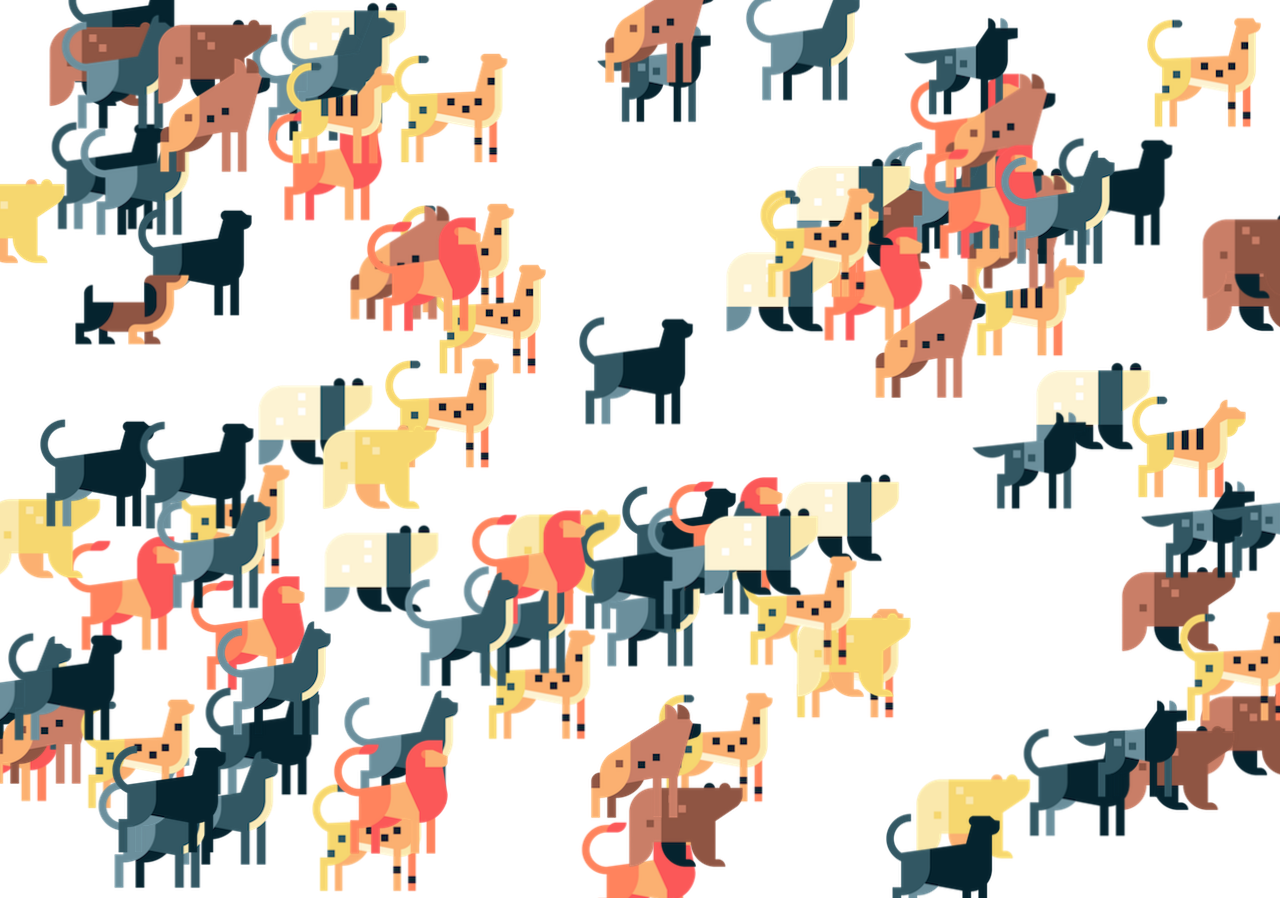
<file: activities/01-where's-sausage-dog/index.html>
<!DOCTYPE html>
<html>
  <head>
    <meta charset="utf-8">
    <meta name="viewport" width=device-width, initial-scale=1.0, maximum-scale=1.0, user-scalable=0>

    <title>Where's Sausage Dog?</title>

    <!-- CSS stylesheet(s) -->
    <link rel="stylesheet" type="text/css" href="css/style.css" />

    <!-- Library script(s) -->
    <script src="js/libraries/p5.min.js"></script>
    <script src="js/libraries/p5.sound.min.js"></script>

    <!-- My script(s) -->
    <script src="js/Animal.js"></script>
    <script src="js/SausageDog.js"></script>
    <script src="js/script.js"></script>
  </head>

  <body>
    <!-- HTML would go here if needed. -->
  </body>

</html>
</file>
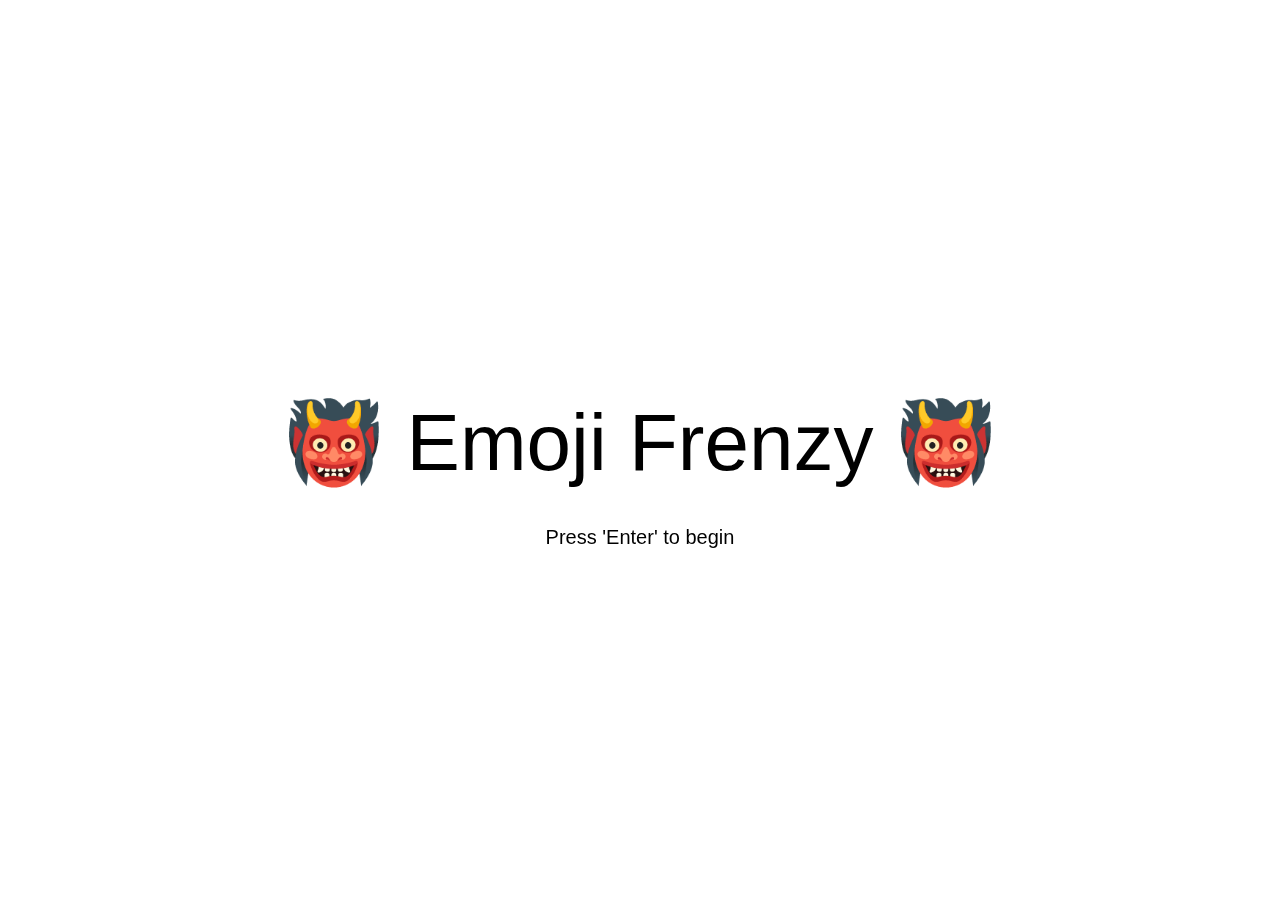
<file: exercises/E1-wheres-sausage-dog-new-game-plus/index.html>
<!DOCTYPE html>
<html>
  <head>
    <meta charset="utf-8">
    <meta name="viewport" width=device-width, initial-scale=1.0, maximum-scale=1.0, user-scalable=0>

    <title>👹 EMOJI FRENZY 👹</title>

    <!-- CSS stylesheet(s) -->
    <link rel="stylesheet" type="text/css" href="css/style.css" />

    <!-- Library script(s) -->
    <script src="js/libraries/p5.min.js"></script>
    <script src="js/libraries/p5.sound.min.js"></script>

    <!-- My script(s) -->
    <script src="js/Title.js"></script>
    <script src="js/End.js"></script>

    <script src="js/Emoji.js"></script>
    <script src="js/Red.js"></script>

    <script src="js/script.js"></script>
  </head>

  <body>
    <!-- HTML would go here if needed. -->
  </body>

</html>
</file>
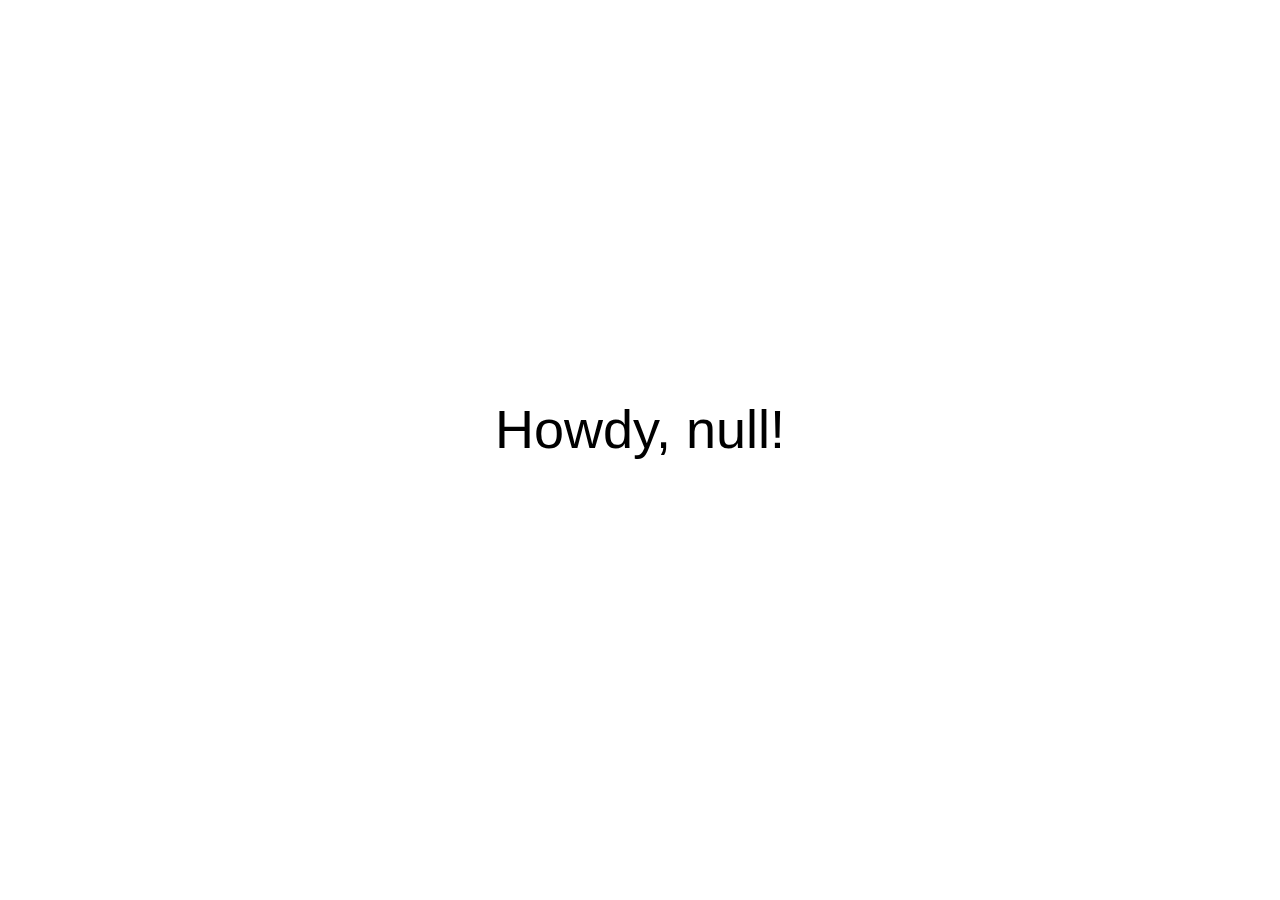
<file: experiments/W3 - data/index.html>
<!DOCTYPE html>
<html>
  <head>
    <meta charset="utf-8">
    <meta name="viewport" width=device-width, initial-scale=1.0, maximum-scale=1.0, user-scalable=0>

    <title>week4 experiment: JSON</title>

    <!-- CSS stylesheet(s) -->
    <link rel="stylesheet" type="text/css" href="css/style.css" />

    <!-- Library script(s) -->
    <script src="js/libraries/p5.min.js"></script>
    <script src="js/libraries/p5.sound.min.js"></script>

    <!-- My script(s) -->
    <script src="js/script.js"></script>
  </head>

  <body>
    <!-- HTML would go here if needed. -->
  </body>

</html>
</file>
<file: activities/01-where's-sausage-dog/css/style.css>
/*********************************************

Here is a description of any special CSS used.
In this case it's just padding and margin to 0
and then centring the canvas (and anything else)
using the CSS Grid.

Also hides overflow.

**********************************************/

body {
  padding: 0;
  margin: 0;
  display: grid; /* Set up the grid and justify/align to center */
  justify-content: center;
  align-content: center;
  height: 100vh; /* Body is the height of the viewport */
  overflow: hidden; /* Hide anything that goes off the window size */
}
</file>
<file: exercises/E1-wheres-sausage-dog-new-game-plus/css/style.css>
/*********************************************

Here is a description of any special CSS used.
In this case it's just padding and margin to 0
and then centring the canvas (and anything else)
using the CSS Grid.

Also hides overflow.

**********************************************/

body {
  padding: 0;
  margin: 0;
  display: grid; /* Set up the grid and justify/align to center */
  justify-content: center;
  align-content: center;
  height: 100vh; /* Body is the height of the viewport */
  overflow: hidden; /* Hide anything that goes off the window size */
}
</file>
<file: experiments/W3 - data/css/style.css>
/*********************************************

Here is a description of any special CSS used.
In this case it's just padding and margin to 0
and then centring the canvas (and anything else)
using the CSS Grid.

Also hides overflow.

**********************************************/

body {
  padding: 0;
  margin: 0;
  display: grid; /* Set up the grid and justify/align to center */
  justify-content: center;
  align-content: center;
  height: 100vh; /* Body is the height of the viewport */
  overflow: hidden; /* Hide anything that goes off the window size */
}
</file>
